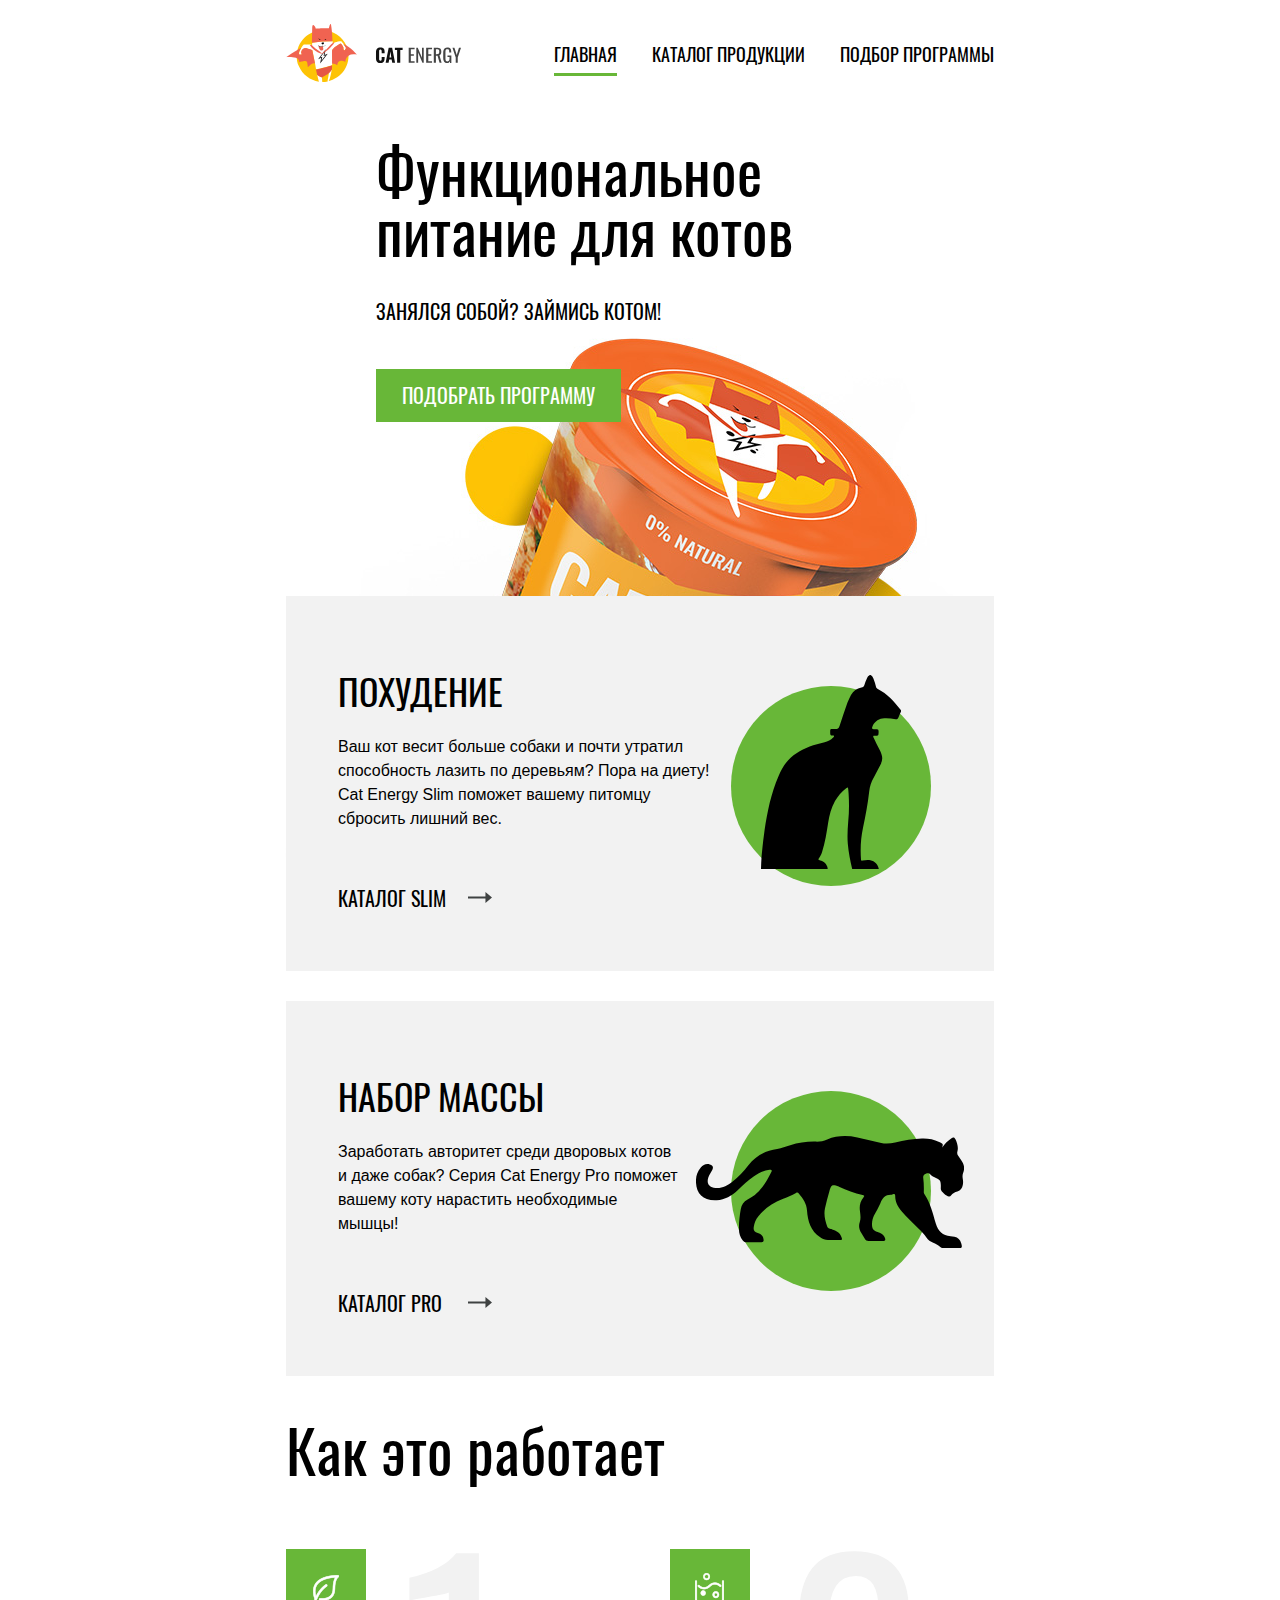
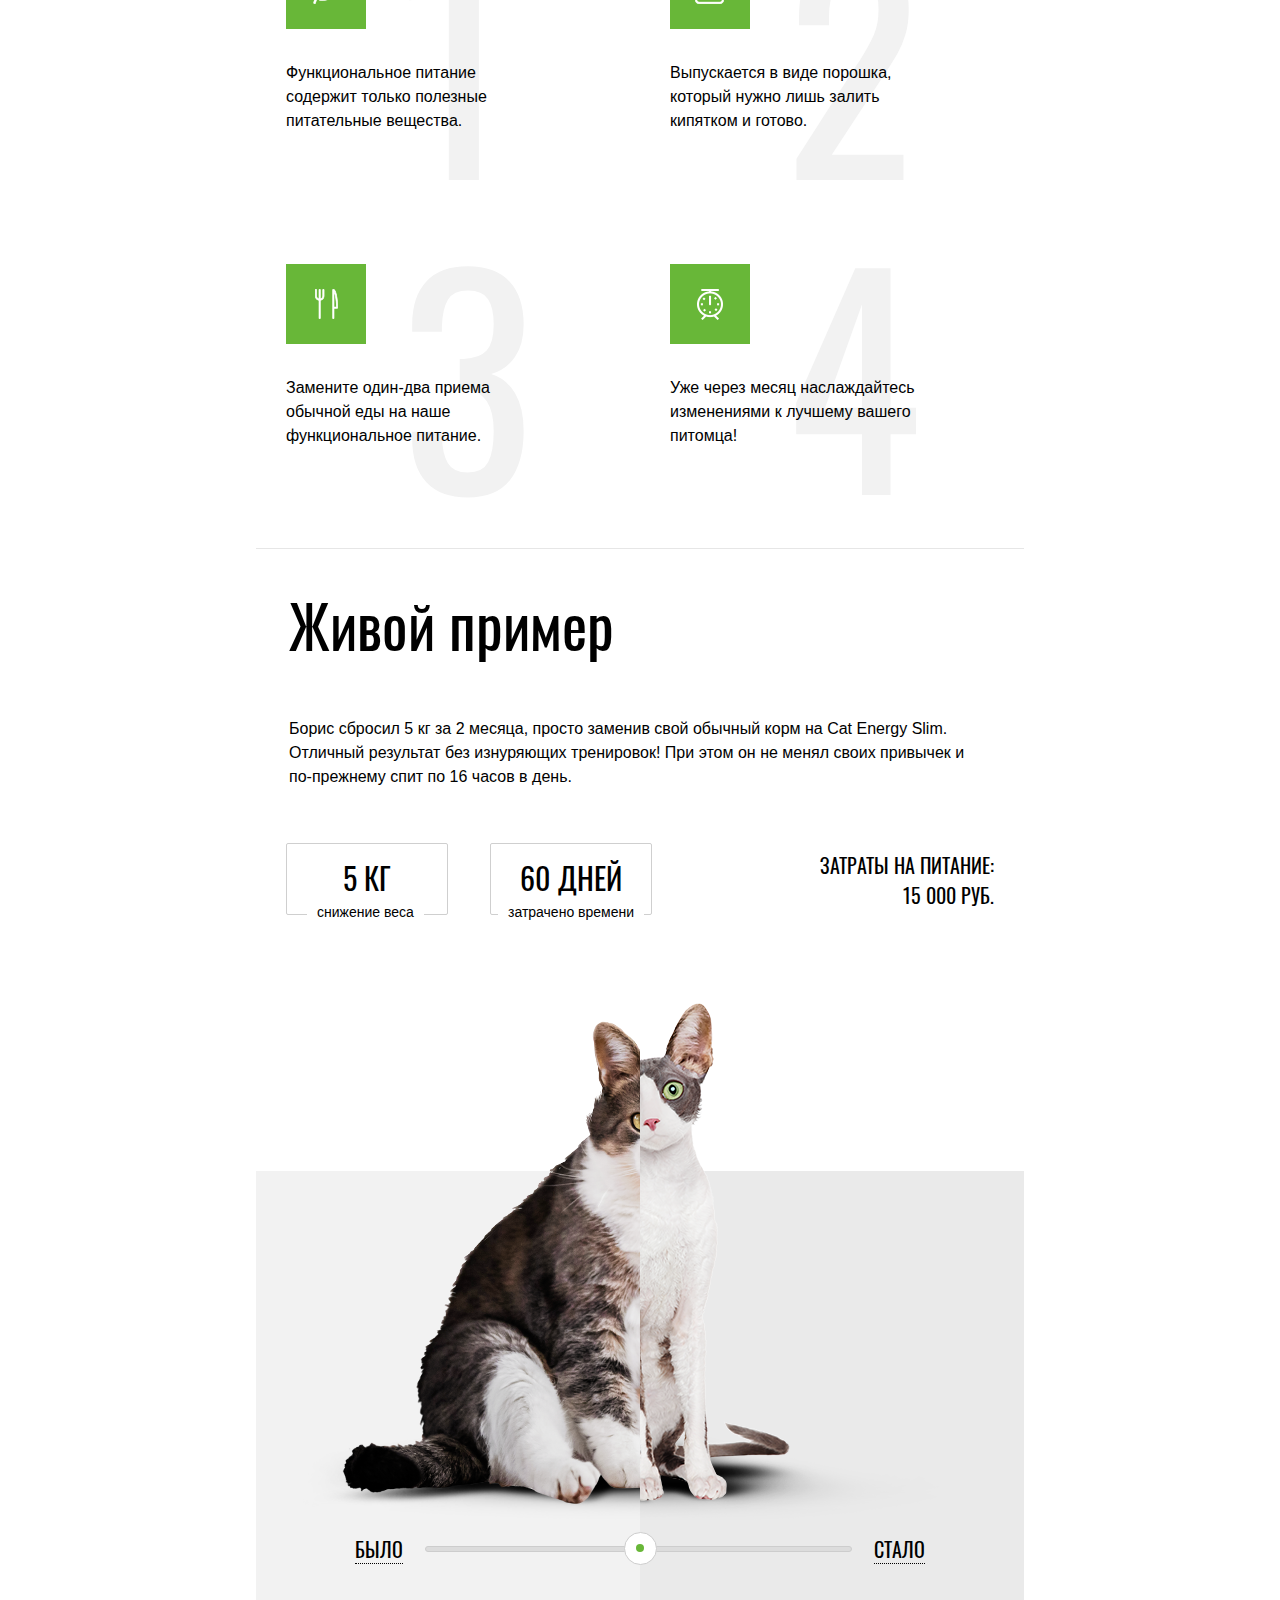
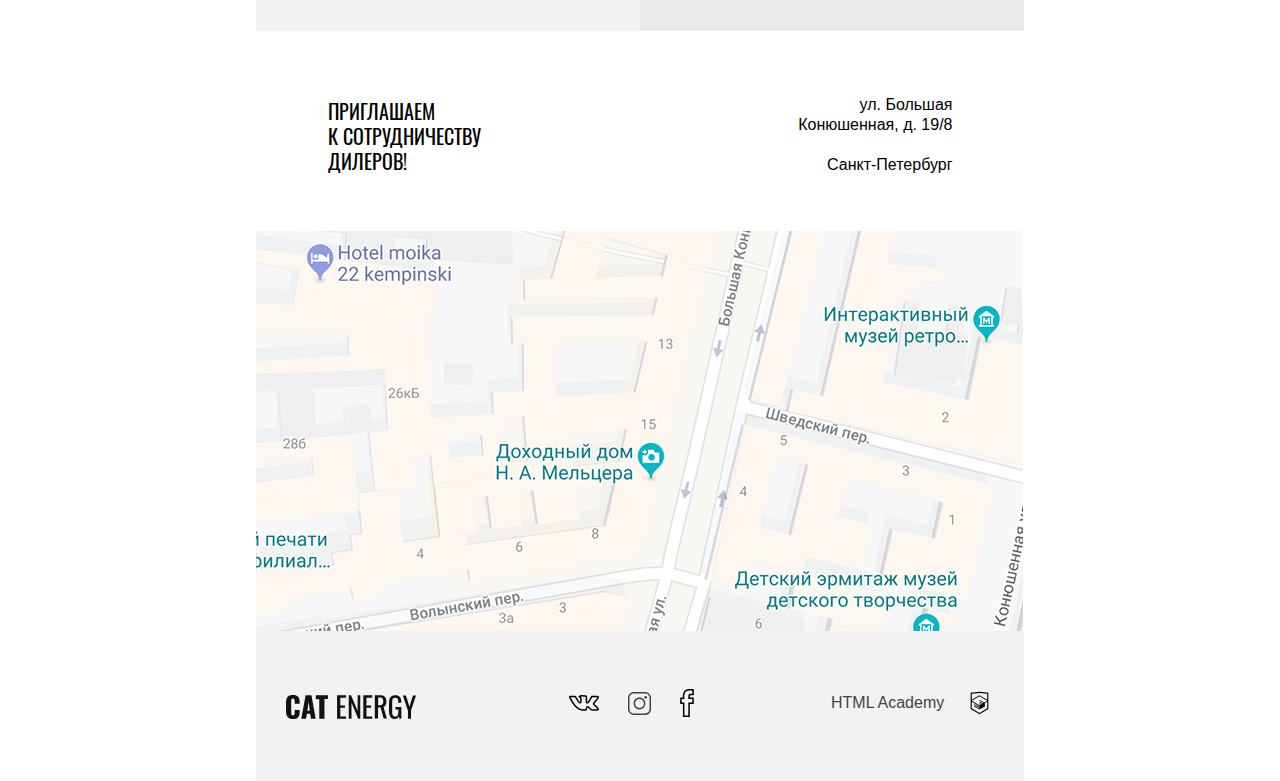
<file: index.html>
<!DOCTYPE html>
<html lang="ru">
  <head>
    <meta charset="utf-8">
    <title>HTML Academy: Кэт энерджи</title>
    <link rel="stylesheet" href="css/style.css">
    <meta name="viewport" content="width=device-width,initial-scale=1">
    <meta name="format-detection" content="telephone=no">
  </head>
  <body>

  <div style="display: none">
    <svg xmlns="http://www.w3.org/2000/svg" xmlns:xlink="http://www.w3.org/1999/xlink"><symbol id="icon-cat-pro" viewbox="0 0 134 56">
  <g>
    <path d="M123.1,5.8c1.2-1.9,2.7-3.4,4.5-4.6c1-0.7,1.6-0.7,2.2,0.6c0.8,1.9,1.5,3.9,0.9,6c-0.2,0.8-0.1,1.4,0.4,2.1
    c0.6,0.8,1.1,1.6,1.6,2.3c1.3,1.9,1.8,3.9,0.9,6.2c-0.4,1-0.4,2-0.2,3.1c0.2,1,0.2,2,0,3c-0.3,1.6-1.1,2.7-2.7,3.2
    c-1.3,0.3-2.4,0.9-3.2,2c-0.2,0.3-0.5,0.5-0.9,0.5c-1.2,0.2-4.2-2.5-4.2-3.7c0-0.2,0-0.4,0-0.6c0.1-3.6-0.1-3.9-3.4-5.4
    c-0.7-0.3-1.3-0.6-1.8-1.2c-0.6-0.8-1.4-0.7-2.3-0.4c-0.8,0.4-1.4,0.9-1.3,1.9c0.3,2.4,0.4,4.8,0.3,7.3c0,0.3,0.1,0.6,0.2,0.8
    c3.1,4.5,4.3,9.8,5.8,14.9c1.2,3.9,3.4,6,7.4,6.3c0.6,0,1.3,0.2,1.9,0.3c1.8,0.3,2.9,1.5,3.4,3.2c0.7,2.1,0.3,2.6-1.8,2.6
    c-2.2,0-4.3,0-6.5,0c-0.9,0-1.6-0.2-2.3-0.8c-1-1-2.2-1.4-3.4-2c-1.3-0.6-2.6-1.3-3.4-2.6c-1.1-1.7-2.6-3.1-4-4.5
    c-2.8-2.9-5.8-5.7-8.4-8.7c-1.9-2.2-3.2-4.6-3.2-7.6c0-0.9-0.2-1.3-1.2-0.9c-0.3,0.2-0.7,0.3-1,0.3c-2.8,0-4.2,1.7-5.2,4.2
    c-0.9,2.1-2.1,4.1-3.2,6.2C88.5,40.9,88,42.4,88,44c0,2.4,0.6,3.2,2.8,4c1.4,0.5,2.7,1,3.4,2.4c0.8,1.6,0.6,2-1.1,2.1
    c-2.3,0-4.5,0-6.8,0c-0.9,0-1.5-0.3-1.9-1.1c-0.6-1-1.2-2-1.8-3c-1-1.7-1.4-3.4-0.7-5.4c0.6-1.7,0.3-3.6,0.1-5.3
    c-0.4-2.6,0-4.9,1.7-7c0.6-0.7,0.6-1-0.4-1.2c-4.1-0.8-8-2.3-11.8-4.1c0,0-0.1,0-0.1-0.1c-3.2-1.2-3.8-1-4.7,2.3
    c-0.8,2.8-1.6,5.6-2.2,8.5c-0.7,3.2,0.1,6.2,1.1,9.2c0.4,1.2,1.6,1.1,2.5,1.4c2,0.6,3.7,1.4,4.5,3.5c0.7,1.6,0.6,1.8-1.1,1.8
    c-1.7,0-3.4-0.1-5.2,0c-1.6,0.1-2.8-0.5-4.2-1.4c-4.8-3.2-6.2-8.1-6.6-13.4c-0.2-3.3-2-5.9-4.1-8.4c-0.4-0.5-0.8-0.7-1.4-0.3
    c-2.1,1.3-4.5,2.1-6.7,3c-4.8,1.8-9,4.6-12.2,8.8c-1.2,1.5-1.9,3.2-2.2,5.1c-0.3,1.8,0.2,2.6,2,3.1c1.9,0.6,2.7,1.5,2.9,3.4
    c0.1,0.8-0.2,1.2-1,1.2c-2.7,0-5.4,0-8.1,0c-0.6,0-1-0.4-1.3-0.8c-1.3-1.6-1.9-3.5-1.9-5.5c-0.1-3.5,0.3-6.9,0.9-10.3
    c0.4-2.1,1.4-3.8,3.4-4.8c5.9-2.8,9-8.1,11.8-13.6c0.6-1.1,0.1-1.3-0.9-1.2c-2.9,0.3-5.4,1.6-7.7,3.2c-3,2.1-5.7,4.6-8.3,7.1
    c-2.9,2.7-6.2,4.6-10.3,4.9C3.1,32.5-0.3,28.4,0,21.8c0.1-2.3,0.9-4.4,2.4-6.1c1.2-1.3,2.6-2,4.5-1.5c1.5,0.4,1.9,1.2,1.3,2.7
    c-0.3,0.6-0.7,1.1-1,1.7c-0.4,0.6-0.8,1.3-1,2c-1.1,3,0.4,5.1,3.5,5.4c3.3,0.3,6-1.1,8.5-3.1c3-2.4,5.7-5.2,8-8.3
    c3.7-4.8,8.5-7.3,14.4-8.1c2.3-0.3,4.3-1.3,6.5-1.9c4.1-1.2,8.3-1.9,12.7-1.8c2,0.1,3.9-0.3,5.8-1.1c4.9-2,10-2,15.1-1
    c4,0.8,8,1.8,11.9,2.8c2.2,0.5,4.7,0.3,7-0.2c4.4-1,8.9-1.9,13.4-2c3-0.1,5.9,0.4,8.6,1.7C123.6,3.9,123.6,3.9,123.1,5.8z"></path>
  </g>
</symbol><symbol id="icon-cat-slim" viewbox="0 0 70 97">
  <g>
    <path d="M54.8,0c-0.1,0-0.3,0-0.4,0c-0.7,0.4-1.1,0.9-1.4,1.6c-0.6,1.1-1,2.3-1.3,3.4c-0.2,0.8-0.7,1.2-1.5,1.3
    c-2.3,0.4-4,1.7-5.2,3.7c-0.7,1.3-1.3,2.6-1.8,3.9c-1.4,3.7-2.5,7.5-3.8,11.2C38.7,27,38.6,27,36.7,27c-2.3,0-2.1-0.4-2.1,2.1
    c0,0.8,0.2,1.2,1.1,1.2c0.3,0,0.7-0.1,0.8,0.2c0.1,0.3-0.2,0.5-0.4,0.7c-1.2,1.3-2.7,2-4.3,2.4c-1.9,0.5-3.8,0.9-5.7,1.5
    c-4.7,1.6-9.1,3.8-12.6,7.6c-2.1,2.3-3.5,5-4.7,7.8C5,59.2,3.2,68.3,1.8,77.5c-0.6,4.3-1.1,8.6-1.5,13C0.2,92.7,0,94.8,0,97
    c11.1,0,22.2,0,33.3,0c0.1-0.5-0.1-0.9-0.2-1.3c-0.7-1.8-2.1-2.7-3.8-3.1c-0.7-0.2-0.8-0.4-0.4-0.9c0.7-0.9,1.2-2,1.6-3.1
    c1.6-4.8,2.3-9.8,3.1-14.8C34.2,70,35.1,66.4,37,63c1.5-2.5,3.3-4.6,5.6-6.4c0.8-0.6,0.9-0.6,1,0.4c0.1,0.7,0.1,1.4,0.2,2.2
    c0.3,4.7,0.3,9.5-0.2,14.2c-0.3,3.7-0.5,7.4-0.2,11c0.4,4.3,1.2,8.4,2.2,12.6c4.4,0,8.9,0,13.3,0c-0.3-2.2-2.1-4-4.2-4.4
    c-1.3-0.2-2.5-0.1-3.8,0.2c-0.6,0.1-0.8,0-0.9-0.6c-0.4-5.3-0.1-10.6,1-15.8c1.3-6,2.4-12.1,3.1-18.2c0.3-2.5,1-4.8,2.3-7
    c1.2-2.1,2.2-4.3,3.4-6.5c0.9-1.7,1.1-3.4,0.4-5.2c-0.3-0.7-0.5-1.4-0.9-2.1c-1-2-2-3.9-2.9-5.9c-0.5-1-0.4-1.1,0.7-1.1
    c1.6,0,1.6,0,1.7-1.6c0-0.2,0-0.4,0-0.7c0-0.7-0.3-1.1-1-1c-0.5,0-1,0-1.5,0c-0.7,0-0.9-0.3-0.7-1c0.6-2.3,2.8-4.1,5.1-4.4
    c2.2-0.3,4.4,0,6.6,0.4c0.6,0.1,1,0,1.3-0.6c0.4-1,0.8-2,1.3-3c0.2-0.4,0.2-0.8-0.1-1.1C66.6,13.2,63.1,9.4,58.4,7
    c-0.5-0.3-0.8-0.6-0.9-1.1c-0.3-1.4-0.7-2.8-1.3-4.2C55.9,1,55.6,0.4,54.8,0z"></path>
  </g>
</symbol><symbol id="icon-close" viewbox="0 0 18 18">
  <polygon points="18,1.3 16.7,0 9,7.7 1.3,0 0,1.3 7.7,9 0,16.7 1.3,18 9,10.3 16.7,18 18,16.7 10.3,9 "></polygon>
</symbol><symbol id="icon-fb-mobile" viewbox="0 0 10 19">
  <g>
    <path d="M7.1,19H2v-8.8H0V5.8h1.9c-0.1-2,0.2-3.4,1.1-4.4C3.8,0.5,5,0.1,6.5,0L10,0v4.2H7.2C7.1,4.4,7,5,7,5.8H10v4.4H7.1V19z
      M3.1,18h2.8V9.1h2.9V6.8H5.9l0-0.5c0-1.4,0-2.6,0.7-3.1l0.1-0.1h2.1V1H6.5c-1.2,0.1-2,0.4-2.6,1c-0.8,0.8-1,2.3-0.8,4.2l0.1,0.6
    H1.1v2.3h2V18z"></path>
  </g>
</symbol><symbol id="icon-fb" viewbox="34.789 -4.709 13.518 27.75">
  <g>
    <path d="M44.32,23.041h-6.816V10.137h-2.715V3.763h2.629c-0.202-2.887,0.298-5,1.519-6.444c1.039-1.229,2.583-1.911,4.588-2.026
    l4.782-0.001v6.15h-3.755c-0.166,0.315-0.251,1.093-0.252,2.321h3.978v6.375H44.32V23.041z M39.004,21.541h3.816V8.637h3.957V5.263
    h-3.953l-0.016-0.734c-0.044-2.04,0.002-3.784,1.007-4.46l0.19-0.127h2.801v-3.15h-3.239c-1.557,0.091-2.711,0.581-3.485,1.496
    c-1.041,1.231-1.41,3.298-1.099,6.144l0.092,0.832h-2.786v3.375h2.715V21.541z"></path>
  </g>
</symbol><symbol id="icon-gift" viewbox="0 0 55.5 60">
  <path d="M52.3,12.2h-7c0.5-0.7,0.8-1.4,1.1-2.2c0.6-2,0.4-4.1-0.6-5.9c-1-1.8-2.6-3.1-4.6-3.7c-2-0.6-4.1-0.4-5.9,0.6
  c-3.6,2-6.2,6.1-7.6,9c-1.4-2.9-4-7.1-7.6-9c-3.8-2-8.5-0.6-10.5,3.1c-1.4,2.7-1.2,5.8,0.5,8.1h-7c-1.7,0-3.1,1.4-3.1,3.1v9.4
  c0,1.7,1.4,3.1,3.1,3.1H4v26.1c0,3.3,2.7,6,6,6h35.5c3.3,0,6-2.7,6-6V27.8h0.8c1.7,0,3.1-1.4,3.1-3.1v-9.4
  C55.5,13.6,54.1,12.2,52.3,12.2z M36.5,3c1.3-0.7,2.7-0.8,4.1-0.4C41.9,3,43,3.9,43.7,5.2c0.7,1.3,0.8,2.7,0.4,4.1
  c-0.4,1.2-1.1,2.2-2.2,2.9H29.4C30.5,9.6,33,5,36.5,3z M11.7,5.2C13.2,2.6,16.4,1.6,19,3c3.5,1.9,6,6.6,7.1,9.1H13.5
  C11.2,10.7,10.4,7.6,11.7,5.2z M26.5,27.8v13.7H6.4V27.8H26.5z M6.4,53.9v-10h20.2v13.7H10C8,57.6,6.4,55.9,6.4,53.9z M45.5,57.6
  H28.9V43.9h20.2v10C49.1,55.9,47.5,57.6,45.5,57.6z M49.1,41.5H28.9V27.8h20.2V41.5z M53.1,24.7c0,0.4-0.3,0.7-0.7,0.7h-2
  c0,0,0,0,0,0s0,0,0,0H27.7c0,0,0,0,0,0s0,0,0,0H5.2c0,0,0,0,0,0s0,0,0,0h-2c-0.4,0-0.7-0.3-0.7-0.7v-9.4c0-0.4,0.3-0.7,0.7-0.7h49.2
  c0.4,0,0.7,0.3,0.7,0.7V24.7z"></path>
</symbol><symbol id="icon-htmlacademy"><path d="M30.2 5h-.2l-19.7 2.1v36.2l19.7 11.7 19.7-11.7v-36.2l-19.5-2.1zm17 36.8l-17.2 10.2-17.2-10.2v-14.8l17.1 10.2v1.8l-11.7-7v1.8l11.8 7.1v1.9l-11.8-7v1.8l11.8 7 11.9-7.1v-7.6l5.3-3.2v15.1zm-.1-17l-4.7 2.8-2.2 1.3-10.3-6.1v1.8l8.8 5.3h-.1l-.2.1-1.3.7-7.3-4.3v1.8l5.8 3.4-1.4.9-4.3-2.6v1.8l2.9 1.7-2.9 1.7-17-10.1 17-10.2 17.2 10zm.1-1.8l-17.3-10.2-17.1 10.2v-13.6l17.2-1.8 17.2 1.8v13.6z"></path></symbol><symbol id="icon-insta-mobile" viewbox="0 0 16 16">
  <style type="text/css">
    .st0 {
      fill: #231F20;
    }
  </style>
  <path class="st0" d="M11.8,1C13.6,1,15,2.4,15,4.2v7.7c0,1.7-1.4,3.1-3.1,3.1H4.2C2.4,15,1,13.6,1,11.8V4.2C1,2.4,2.4,1,4.2,1
  L11.8,1 M11.8,0H4.2C1.9,0,0,1.9,0,4.2v7.7C0,14.1,1.9,16,4.2,16h7.7c2.3,0,4.2-1.9,4.2-4.2V4.2C16,1.9,14.1,0,11.8,0L11.8,0z"></path>
  <path class="st0" d="M8,4.9c1.7,0,3.1,1.4,3.1,3.1c0,1.7-1.4,3.1-3.1,3.1c-1.7,0-3.1-1.4-3.1-3.1C4.9,6.3,6.3,4.9,8,4.9 M8,3.9
  C5.7,3.9,3.9,5.7,3.9,8s1.8,4.1,4.1,4.1s4.1-1.8,4.1-4.1S10.3,3.9,8,3.9L8,3.9z"></path>
  <circle class="st0" cx="12.3" cy="3.7" r="0.9"></circle>
</symbol><symbol id="icon-insta" viewbox="-3 -3 23 23">
  <path d="M14.002-1.501c2.48,0,4.498,2.02,4.498,4.501v11c0,2.481-2.018,4.5-4.498,4.5H3.01
  c-2.48,0-4.498-2.019-4.498-4.5V3c0-2.481,2.018-4.5,4.498-4.5h10.992 M14.002-3H3.01C-0.29-3-2.987-0.301-2.987,3v11.001
  C-2.987,17.299-0.29,20,3.01,20h10.995C17.301,20,20,17.299,20,13.999V3C20-0.301,17.301-3,14.002-3L14.002-3z"></path>
  <path d="M8.506,4.078c2.44,0,4.429,1.985,4.429,4.428c0,2.44-1.989,4.43-4.429,4.43c-2.443,0-4.428-1.989-4.428-4.43
  C4.078,6.063,6.063,4.078,8.506,4.078 M8.506,2.578c-3.273,0-5.928,2.654-5.928,5.928s2.654,5.927,5.928,5.927
  c3.274,0,5.926-2.653,5.926-5.927S11.78,2.578,8.506,2.578L8.506,2.578z"></path>
  <circle fill="#231F20" cx="14.646" cy="2.379" r="1.341"></circle>
</symbol><symbol id="icon-mail" viewbox="0 0 17 13">
  <path d="M15.6,11.6H1.4V5.8H0V13h17V5.8h-1.4V11.6z M0,0v2.3l8.5,7.1L17,2.3V0H0z M15.6,1.6L8.5,7.5L1.4,1.6V1.4h14.2L15.6,1.6z"></path>
</symbol><symbol id="icon-mobile-menu" viewbox="0 0 24 18">
  <rect y="16" width="24" height="2"></rect>
  <rect y="8" width="24" height="2"></rect>
  <rect width="24" height="2"></rect>
</symbol><symbol id="icon-phone" viewbox="0 0 20 20">
  <path d="M17.9,9.4H9.4v1.2h8.5l-2.1,2.1l0.9,0.9l3.1-3.1c0.2-0.2,0.2-0.6,0-0.9l-3.1-3.1l-0.9,0.9L17.9,9.4z"></path>
  <path d="M8.1,19.4v-6.2c0-0.3-0.3-0.6-0.6-0.6H4.4l0,0H3.1l0,0c0,0.7,0.6,1.2,1.2,1.2h2.5v5H3.1c-1,0.1-1.8-0.7-1.9-1.7
  c0-0.1,0-0.1,0-0.2V3.1c0-1,0.8-1.8,1.7-1.8c0.1,0,0.1,0,0.2,0h3.7v5H4.4c-0.7,0-1.2,0.6-1.2,1.2h4.4c0.3,0,0.6-0.3,0.6-0.6V0.6
  C8.1,0.3,7.8,0,7.5,0H3.1C1.5-0.1,0.1,1.2,0,2.9C0,3,0,3.1,0,3.1v13.7c-0.1,1.7,1.2,3.1,2.9,3.1c0.1,0,0.2,0,0.2,0h4.4
  C7.8,20,8.1,19.7,8.1,19.4z"></path>
</symbol><symbol id="icon-plus-mobile" viewbox="0 0 30 30">
  <style type="text/css">
    .st0 {
      fill: #231F20;
    }
  </style>
  <polygon class="st0" points="30,14 16,14 16,0 14,0 14,14 0,14 0,16 14,16 14,30 16,30 16,16 30,16 "></polygon>
</symbol><symbol id="icon-plus" viewbox="0 0 60 60">
  <style type="text/css">
    .st0 {
      fill: #231F20;
    }
  </style>
  <polygon class="st0" points="60,29.5 30.5,29.5 30.5,0 29.5,0 29.5,29.5 0,29.5 0,30.5 29.5,30.5 29.5,60 30.5,60 30.5,30.5
  60,30.5 "></polygon>
</symbol><symbol id="icon-right-arrow-long" viewbox="0 0 24.2 11">
  <style type="text/css">
    .st0 {
      fill: #3F4242;
    }
  </style>
  <polygon class="st0" points="17.6,0 24.2,5.5 17.6,11 17.6,6.6 0,6.6 0,4.4 17.6,4.4 "></polygon>
</symbol><symbol id="icon-right-arrow-verylong" viewbox="0 0 32 11">
  <style type="text/css">
    .st0 {
      fill: #3F4242;
    }
  </style>
  <polygon class="st0" points="25.4,0 32,5.5 25.4,11 25.4,6.6 0,6.6 0,4.4 25.4,4.4 "></polygon>
</symbol><symbol id="icon-tick" viewbox="0 0 21.1 15.5">
  <polygon points="20.1,0 7.7,13.3 1,6.1 0,7.2 7.6,15.4 7.7,15.5 21,1.2 21.1,1.1 "></polygon>
</symbol><symbol id="icon-vk-mobile" viewbox="0 0 22 12">
  <g>
    <path d="M17.6,12c-0.3,0-0.9-0.1-1.5-0.5c-0.5-0.3-0.9-0.7-1.3-1.2c-0.3-0.3-0.9-0.9-1.1-0.9c-0.2,0.1-0.4,0.7-0.3,1.2
    c0,0.1,0,0.6-0.3,0.9c-0.3,0.3-0.8,0.4-0.9,0.4l-1.4,0c-0.7,0-3.2-0.2-5.4-2.3C2.5,7.1,0.2,2.2,0.1,2C0,1.6-0.1,1.2,0.2,0.9
    c0.3-0.3,0.8-0.4,1-0.4l3,0l0.1,0c0.1,0,0.4,0.1,0.7,0.3c0.3,0.2,0.4,0.5,0.5,0.6c0,0,0.5,1.1,1.1,2c1,1.5,1.4,1.9,1.5,2
    C8.2,5,8.3,4,8.2,3.1c0-0.4-0.1-0.8-0.2-1C7.9,2,7.7,1.9,7.5,1.9L6.9,1.4C6.9,0.9,7.4,0.5,7.8,0.3C8.3,0.1,9.1,0,10.1,0l0.5,0
    c0.9,0,1.2,0.1,1.6,0.1c1.2,0.3,1.2,1.3,1.1,2.5c0,0.4,0,0.8,0,1.2c0,0.1,0,0.2,0,0.4c0,0.3,0,0.8,0.1,1c0.2-0.1,0.6-0.5,1.5-1.9
    c0.6-0.9,1-1.9,1.1-2.1l0,0c0.1-0.3,0.4-0.7,1.2-0.7l3.1,0c0,0,0.1,0,0.3,0c0.7,0,1.2,0.2,1.3,0.7c0.2,0.5,0.1,1.3-1.7,3.5
    c-0.3,0.3-0.5,0.6-0.7,0.9C19,6,18.6,6.6,18.6,6.7c0,0.1,0.5,0.5,0.9,0.9c1.1,0.9,1.9,1.7,2.2,2.3c0.4,0.6,0.3,1,0.2,1.3
    c-0.3,0.7-1.2,0.7-1.4,0.8l-2.8,0C17.7,12,17.6,12,17.6,12z M13.7,8.3c0.7,0,1.2,0.6,1.8,1.2c0.4,0.4,0.7,0.8,1.1,1
    c0.5,0.3,1,0.3,1,0.3l0.1,0l2.8,0c0.1,0,0.3-0.1,0.4-0.1c0,0,0-0.1-0.1-0.1c-0.3-0.5-1-1.3-2-2.1c-0.9-0.7-1.3-1.1-1.4-1.7
    c0-0.6,0.4-1.1,1.2-2.1c0.2-0.2,0.4-0.5,0.7-0.8c1.1-1.4,1.4-2,1.5-2.3c-0.1,0-0.5,0-0.5,0l-3.2,0c-0.1,0-0.2,0-0.2,0
    C16.9,2,16.4,3.1,15.8,4c-1.4,2.1-2,2.4-2.5,2.4c-0.1,0-0.3,0-0.4-0.1c-0.7-0.4-0.7-1.4-0.7-2.1c0-0.1,0-0.2,0-0.3
    c0-0.5,0-0.9,0-1.3c0.1-1.3,0-1.3-0.3-1.4c-0.3-0.1-0.5-0.1-1.4-0.1l-0.5,0c-0.5,0-1,0-1.4,0.1c0.1,0.1,0.1,0.1,0.2,0.2
    c0.4,0.5,0.4,1.5,0.4,1.7c0.1,1.3,0,2.9-0.7,3.3C8.4,6.4,8.3,6.5,8.1,6.5C7.5,6.5,6.8,5.8,5.6,4C5,2.9,4.5,1.8,4.5,1.8
    c0,0,0-0.1-0.1-0.1c-0.1,0-0.2-0.1-0.2-0.1l-2.9,0c0,0,0,0-0.1,0c0.4,0.9,2.5,5,4.8,7.2c2,1.9,4.3,2,4.7,2l1.4,0c0,0,0.2,0,0.2-0.1
    c0,0,0,0,0-0.1c0-0.2,0-2,1.2-2.3C13.5,8.3,13.6,8.3,13.7,8.3z"></path>
  </g>
</symbol><symbol id="icon-vk" viewbox="3.007 11.628 30.004 15.761">
  <g>
    <path d="M26.945,27.388c-0.386,0-1.17-0.082-2.075-0.632c-0.642-0.385-1.223-0.968-1.784-1.532
    c-0.438-0.44-1.171-1.177-1.447-1.177c-0.268,0.075-0.481,0.921-0.476,1.569c0.004,0.113-0.001,0.774-0.468,1.213
    c-0.425,0.4-1.088,0.485-1.216,0.498l-1.926,0.007c-0.967,0-4.358-0.218-7.429-3.021c-3.674-3.358-6.835-9.798-6.968-10.07
    c-0.197-0.462-0.248-1.066,0.152-1.482c0.392-0.413,1.081-0.472,1.359-0.479l4.083-0.024l0.115,0.008
    c0.091,0.014,0.567,0.095,0.957,0.349c0.388,0.247,0.59,0.651,0.626,0.73c0.01,0.021,0.649,1.432,1.475,2.684
    c1.312,1.99,1.896,2.455,2.103,2.562c0.188-0.417,0.277-1.7,0.187-2.871c0.001-0.493-0.101-1.098-0.252-1.278
    c-0.112-0.134-0.426-0.253-0.778-0.294l-0.722-0.691c-0.096-0.658,0.635-1.226,1.149-1.446c0.737-0.316,1.792-0.382,3.147-0.382
    l0.71,0.005c1.235,0.012,1.622,0.081,2.149,0.191c1.702,0.361,1.64,1.729,1.567,3.312c-0.021,0.464-0.046,1.001-0.046,1.621
    c0,0.151-0.005,0.312-0.011,0.479c-0.012,0.38-0.032,1.038,0.093,1.304c0.219-0.145,0.852-0.665,2.072-2.483
    c0.783-1.165,1.4-2.539,1.517-2.803l0.001-0.001c0.182-0.43,0.608-0.941,1.613-0.946l4.274-0.024
    c0.012-0.003,0.172-0.016,0.377-0.016c0.98,0,1.597,0.287,1.832,0.854c0.269,0.65,0.169,1.657-2.354,4.605
    c-0.37,0.432-0.697,0.804-0.982,1.127c-0.598,0.678-1.216,1.379-1.237,1.595c0.053,0.169,0.662,0.665,1.252,1.145
    c1.53,1.247,2.528,2.264,3.033,3.073c0.522,0.759,0.429,1.33,0.258,1.677c-0.424,0.864-1.638,0.973-1.877,0.985l-3.79,0.047
    C27.153,27.382,27.063,27.388,26.945,27.388z M21.638,22.548c0.899,0,1.682,0.786,2.511,1.618c0.497,0.5,1.011,1.016,1.496,1.307
    c0.727,0.44,1.316,0.421,1.398,0.412l0.103-0.009l3.805-0.047c0.171-0.012,0.411-0.073,0.536-0.136
    c-0.018-0.039-0.048-0.094-0.098-0.167c-0.449-0.718-1.388-1.659-2.686-2.718c-1.184-0.963-1.801-1.465-1.865-2.244
    c-0.066-0.805,0.493-1.439,1.607-2.703c0.28-0.318,0.604-0.685,0.967-1.109c1.559-1.821,1.957-2.64,2.058-2.956
    c-0.17-0.029-0.648-0.021-0.678-0.018l-4.361,0.028c-0.191,0.001-0.249,0.035-0.249,0.036c-0.176,0.414-0.812,1.812-1.644,3.05
    c-1.895,2.82-2.785,3.2-3.407,3.201c-0.204,0-0.396-0.05-0.569-0.148c-1.003-0.569-0.963-1.834-0.934-2.757
    c0.005-0.149,0.01-0.295,0.01-0.431c0-0.646,0.025-1.207,0.048-1.689c0.076-1.68,0.016-1.692-0.379-1.776
    c-0.409-0.086-0.705-0.147-1.856-0.159l-0.693-0.005c-0.624,0-1.343,0.014-1.906,0.098c0.092,0.074,0.18,0.157,0.259,0.251
    c0.588,0.704,0.604,1.951,0.601,2.194c0.13,1.646,0.061,3.796-1.018,4.313c-0.191,0.092-0.392,0.137-0.597,0.137
    c-0.926,0-1.854-0.885-3.425-3.267c-0.895-1.354-1.56-2.824-1.587-2.887c-0.011-0.021-0.054-0.077-0.075-0.094
    c-0.083-0.054-0.233-0.097-0.32-0.116l-4.001,0.024c-0.021,0.001-0.045,0.002-0.07,0.005c0.591,1.189,3.426,6.592,6.519,9.419
    c2.74,2.502,5.826,2.629,6.417,2.629l1.851-0.003c0.046-0.01,0.218-0.062,0.269-0.1c-0.019,0.018-0.01-0.053-0.01-0.097
    c-0.003-0.265,0.012-2.595,1.578-3.034C21.369,22.566,21.502,22.548,21.638,22.548z"></path>
  </g>
</symbol></svg>
  </div>

    <header class="page-header">
      <div class="page-header__wrapper">
        <a class="page-header__logo page-header__logo--index">
          <picture>
            <source media="(min-width: 1440px)" srcset="img/logo-desktop.svg">
            <source media="(min-width: 768px)" srcset="img/logo-tablet.svg">
            <img class="page-header__logo-img" src="img/logo-mobile.svg" alt="">
          </picture>
        </a>
      </div>
      <nav class="main-nav main-nav--closed main-nav--nojs">
        <button class="main-nav__toggle" type="button">Открыть меню</button>
        <ul class="main-nav__list">
          <li class="main-nav__item">
            <a class="main-nav__item-link main-nav__item-link--active">Главная</a>
          </li>
          <li class="main-nav__item">
            <a href="catalog.html" class="main-nav__item-link">Каталог продукции</a>
          </li>
          <li class="main-nav__item">
            <a href="form.html" class="main-nav__item-link">Подбор программы</a>
          </li>
        </ul>
        </nav>
    </header>

    <main class="page-main">

      <h1 class="visually-hidden">CAT ENERGY - интернет магазин питания для котов</h1>

      <article class="intro">
        <div class="intro__wrapper">
          <h2 class="intro__title">Функциональное питание для котов</h2>
          <p class="intro__text">Занялся собой? Займись котом!</p>
          <a href="form.html" class="button intro__button">Подобрать программу</a>
        </div>
        <picture>
          <source media="(min-width: 1440px)" srcset="img/index-can-desktop@1x.png 1x, img/index-can-desktop@1x.png 2x">
          <source media="(min-width: 768px)" srcset="img/index-can-tablet@1x.jpg 1x, img/index-can-tablet@1x.jpg 2x">
          <img class="intro__img" src="img/index-can-mobile@1x.png" srcset="img/index-can-mobile@2x.png" alt="cat energy с курицей">
        </picture>
      </article>

      <section class="products">
        <ul class="products__list">
          <li class="products__item products__item--slim">
            <h3 class="products__item-title">Похудение</h3>
            <p class="products__item-text">Ваш кот весит больше собаки и почти утратил способность лазить                 по деревьям? Пора на диету! Cat Energy Slim поможет вашему питомцу сбросить лишний вес.</p>
            <a href="#" class="products__item-link">Каталог Slim</a>
          </li>
          <li class="products__item products__item--pro">
            <h3 class="products__item-title">Набор массы</h3>
            <p class="products__item-text">Заработать авторитет среди дворовых котов и даже собак?
              Серия Cat Energy Pro поможет вашему коту нарастить необходимые мышцы!</p>
            <a href="#" class="products__item-link">Каталог pro</a>
          </li>
        </ul>
      </section>

      <section class="functions">
        <h2 class="functions__title">Как это работает</h2>
        <ul class="functions__list">
          <li class="functions__item functions__item--1">
            <p class="functions__text">
              Функциональное питание содержит только полезные питательные вещества.
            </p>
          </li>
          <li class="functions__item functions__item--2">
            <p class="functions__text">
              Выпускается в виде порошка, который нужно лишь залить кипятком и готово.
            </p>
          </li>
          <li class="functions__item functions__item--3">
            <p class="functions__text">
              Замените один-два приема обычной еды на наше функциональное питание.
            </p>
          </li>
          <li class="functions__item functions__item--4">
            <p class="functions__text">
              Уже через месяц наслаждайтесь изменениями к лучшему вашего питомца!
            </p>
          </li>
        </ul>
      </section>

      <section class="example">
        <h3 class="example__title">Живой пример</h3>
        <p class="example__text">
          Борис сбросил 5 кг за 2 месяца, просто заменив свой обычный корм на Cat Energy Slim. Отличный результат без изнуряющих тренировок! При этом он не менял своих привычек и по-прежнему спит по 16          часов в день.
        </p>
        <div class="example__wrapper">
          <ul class="example__stat">
            <li class="example__item">
              <span class="example__item-text">5 кг</span>
              <small class="example__item-small-text">снижение веса</small>
            </li>
            <li class="example__item">
              <span class="example__item-text">60 дней</span>
              <small class="example__item-small-text">затрачено времени</small>
            </li>
          </ul>
          <p class="example__cash">Затраты на питание: <span>15 000 руб.</span></p>
        </div>
        <div class="example__slider slider">
          <div class="slider__slides">
            <div class="slider__img slider__img--1"></div>
            <div class="slider__img slider__img--2"></div>
          </div>
          <div class="slider__controls">
            <p class="slider__text">БЫЛО</p>
            <div class="slider__bar">
              <div class="slider__control"></div>
            </div>
            <p class="slider__text">СТАЛО</p>
          </div>
        </div>
      </section>

      <section class="map">
        <h2 class="visually-hidden">Адрес компании</h2>
          <div class="map__wrapper">
            <p class="map__cooperation">
              Приглашаем <br class="map__br"> к сотрудничеству дилеров!
            </p>
            <p class="map__address">
              ул. Большая Конюшенная, д. 19/8 <span>Санкт-Петербург</span>
            </p>
          </div>
        <picture>
          <source media="(min-width: 1440px)" srcset="img/bg-map-desktop@1x.png 1x, img/bg-map-desktop@2x.png 2x">
          <source media="(min-width: 768px)" srcset="img/bg-map-tablet@1x.png 1x, img/bg-map-tablet@2x.png 2x">
        <img class="map__img" src="img/bg-map-mobile@1x.png" alt="карта">
        </picture>
      </section>
    </main>

    <footer class="page-footer">
      <a href="#" class="page-footer__logo">
        <img class="page-footer__logo-img" width="130" src="img/logo-footer.svg" alt="">
      </a>
      <ul class="page-footer__social social">
        <li class="social__item">
          <a href="#" class="social__link social__link--vk">
            Мы во Вконтакте
            <svg width="100%" height="100%">
              <use xlink:href="#icon-vk"></use>
            </svg>
          </a>
        </li>
        <li class="social__item">
          <a href="#" class="social__link social__link--insta">
            Мы в Инстаграмме
          <svg width="100%" height="100%">
            <use xlink:href="#icon-insta-mobile"></use>
          </svg>
          </a>
        </li>
        <li class="social__item">
          <a href="#" class="social__link social__link--fb">
            МЫ в Фейсбуке
            <svg width="100%" height="100%">
              <use xlink:href="#icon-fb"></use>
            </svg>
          </a>
        </li>
      </ul>
      <div class="page-footer__copyright copyright">
        <a href="#" class="copyright__link">
          <span class="copyright__text">HTML Academy</span>
          <svg width="27" height="34" viewBox="0 0 60 60">
            <use xlink:href="#icon-htmlacademy"></use>
          </svg>
        </a>
      </div>
    </footer>

    <script src="js/main-nav.js"></script>
</body>
</html>
</file>
<file: css/style.css>
@font-face {
  font-weight: 500;
  font-family: "Oswald Medium";
  src: url("../fonts/oswaldmedium.woff2") format("woff2"), url("../fonts/oswaldmedium.woff") format("woff"); }

@font-face {
  font-weight: 400;
  font-family: "Oswald Regular";
  src: url("../fonts/oswaldregular.woff2") format("woff2"), url("../fonts/oswaldregular.woff") format("woff"); }

body {
  min-width: 320px;
  margin: 0;
  padding: 0;
  font-size: 14px;
  line-height: 18px;
  font-family: "Arial", sans-serif; }

* {
  -webkit-box-sizing: border-box;
          box-sizing: border-box; }

ul {
  margin: 0;
  padding: 0;
  list-style: none; }

a {
  text-decoration: none; }

img {
  max-width: 100%;
  height: auto; }

.visually-hidden {
  position: absolute;
  width: 1px;
  height: 1px;
  padding: 0;
  overflow: hidden;
  border: 0;
  clip: rect(1px 1px 1px 1px);
  clip: rect(1px, 1px, 1px, 1px); }

.button {
  display: -webkit-box;
  display: -ms-flexbox;
  display: flex;
  -webkit-box-pack: center;
      -ms-flex-pack: center;
          justify-content: center;
  -webkit-box-align: center;
      -ms-flex-align: center;
          align-items: center;
  width: 280px;
  min-height: 40px;
  margin: 0 auto;
  font-family: "Oswald Regular", sans-serif;
  color: #ffffff;
  text-transform: uppercase;
  font-weight: 400;
  font-size: 14px;
  background-color: #68b738; }
  .button:hover {
    background-color: #5eaa2f; }
  .button:active {
    background-color: #5eaa2f;
    color: rgba(255, 255, 255, 0.3); }

h1,
h2,
h3,
h4,
h5 {
  margin: 0; }

.page-header {
  width: 320px;
  margin: 0 auto; }

.page-header__wrapper {
  display: -webkit-box;
  display: -ms-flexbox;
  display: flex;
  -webkit-box-pack: justify;
      -ms-flex-pack: justify;
          justify-content: space-between;
  padding: 12px 20px 12px 20px; }

.page-header__logo {
  width: 190px; }
  .page-header__logo:not(.page-header__logo--index):hover {
    opacity: 0.8; }
  .page-header__logo:not(.page-header__logo--index):active {
    opacity: 0.6; }

@media (min-width: 768px) {
  .page-header {
    display: -webkit-box;
    display: -ms-flexbox;
    display: flex;
    -webkit-box-pack: justify;
        -ms-flex-pack: justify;
            justify-content: space-between;
    width: 768px;
    padding: 10px 30px; }
  .page-header__wrapper {
    width: 175px;
    padding: 0;
    margin-top: 14px; } }

@media (min-width: 1440px) {
  .page-header {
    width: 1440px;
    padding: 0 110px; }
  .page-header__wrapper {
    width: 205px;
    margin-right: 540px; }
  .page-header__logo {
    width: 200px;
    margin-top: 40px; } }

.main-nav {
  position: relative;
  width: 320px; }

.main-nav__item {
  padding: 20px;
  text-align: center;
  border-bottom: 1px solid #e6e6e6; }
  .main-nav__item:first-child {
    border-top: 1px solid #e6e6e6; }

.main-nav__item-link {
  font-weight: 400;
  font-size: 20px;
  font-family: "Oswald Medium", sans-serif;
  color: black;
  text-transform: uppercase; }
  .main-nav__item-link:hover {
    opacity: 0.6; }
  .main-nav__item-link:active {
    opacity: 0.3; }

.main-nav__toggle {
  position: absolute;
  top: -53px;
  right: 20px;
  width: 24px;
  height: 18px;
  font-size: 0;
  border: none;
  margin-top: 10px;
  background-color: #ffffff; }

@media (max-width: 767px) {
  .main-nav--closed .main-nav__list {
    display: none; }
  .main-nav--opened .main-nav__list {
    display: block; }
  .main-nav--closed .main-nav__toggle {
    background: url("../img/icon-mobile-menu.svg") no-repeat center; }
  .main-nav--opened .main-nav__toggle {
    background: url("../img/icon-close.svg") no-repeat center; }
  .main-nav--nojs .main-nav__toggle {
    display: none; }
  .main-nav--nojs .main-nav__list {
    display: block; } }

@media (min-width: 768px) {
  .main-nav {
    display: block;
    width: 440px;
    margin-top: 35px; }
  .main-nav__list {
    display: -webkit-box;
    display: -ms-flexbox;
    display: flex;
    -webkit-box-pack: justify;
        -ms-flex-pack: justify;
            justify-content: space-between;
    width: 440px; }
  .main-nav__item {
    padding: 0;
    border: none; }
    .main-nav__item:first-child {
      border: none; }
  .main-nav__item-link {
    position: relative;
    font-size: 18px;
    font-family: "Oswald Regular", sans-serif; }
    .main-nav__item-link--active::after {
      content: "";
      position: absolute;
      bottom: -9px;
      left: 0;
      width: 100%;
      height: 3px;
      background-color: #68b738; }
  .main-nav__toggle {
    display: none; } }

@media (min-width: 1440px) {
  .main-nav {
    width: 480px;
    margin-top: 72px; }
  .main-nav__list {
    width: 480px; }
  .main-nav__item-link {
    font-size: 20px;
    line-height: 24px;
    color: #ffffff; }
    .main-nav__item-link--active::after {
      background-color: #ffffff; }
  .main-nav--inner .main-nav__item-link {
    color: #000000; }
    .main-nav--inner .main-nav__item-link--active::after {
      background-color: #68b738; } }

.intro {
  position: relative;
  width: 320px;
  min-height: 500px;
  margin: 0 auto; }

.intro__wrapper {
  -webkit-box-ordinal-group: 0;
      -ms-flex-order: -1;
          order: -1;
  height: 305px;
  background: url("../img/index-background-mobile@1x.jpg"); }

.intro__title {
  margin: 0;
  margin-bottom: 25px;
  padding-top: 26px;
  font-weight: 400;
  font-size: 36px;
  line-height: 36px;
  font-family: "Oswald Regular", sans-serif;
  text-align: center;
  color: #ffffff; }

.intro__text {
  margin-bottom: 303px;
  font-size: 14px;
  line-height: 14px;
  font-family: "Oswald Regular", sans-serif;
  text-align: center;
  color: #ffffff;
  text-transform: uppercase; }

.intro picture {
  position: absolute;
  top: 166px;
  left: 21px;
  display: block;
  width: 280px;
  height: 270px; }

@media (min-width: 768px) {
  .intro {
    width: 768px;
    padding-top: 18px;
    padding-left: 120px; }
  .intro__wrapper {
    width: 427px;
    margin-bottom: 353px;
    background: none; }
  .intro__title {
    margin-bottom: 41px;
    font-size: 60px;
    line-height: 60px;
    text-align: left;
    color: #000000; }
  .intro__text {
    margin-bottom: 48px;
    font-size: 20px;
    line-height: 20px;
    text-align: left;
    color: #000000; }
  .intro__button {
    z-index: 3;
    width: 245px;
    height: 53px;
    margin: 0;
    font-size: 20px;
    line-height: 20px; }
  .intro__img {
    width: 709px;
    height: 609px; }
  .intro picture {
    top: 242px;
    left: 29px;
    z-index: -1;
    width: 709px;
    height: 609px; } }

@media (min-width: 1440px) {
  .intro {
    width: 1440px;
    height: 600px; }
    .intro::before {
      content: "";
      position: absolute;
      top: -116px;
      right: 0;
      width: 720px;
      height: 696px;
      z-index: -1;
      background: url("../img/index-background-desktop@1x.jpg") no-repeat; }
  .intro__wrapper {
    padding-top: 60px;
    padding-left: 70px;
    width: 490px; }
  .intro__text {
    margin-bottom: 55px; }
  .intro picture {
    top: 30px;
    left: 560px;
    z-index: -1;
    width: 552px;
    height: 499px; }
  .intro__img {
    width: 552px;
    height: 499px; } }

.products {
  width: 280px;
  margin: 0 auto; }

.products__item {
  position: relative;
  width: 280px;
  margin: 0 auto;
  padding: 20px;
  padding-top: 32px;
  background-color: #f2f2f2; }
  .products__item:not(:last-child) {
    margin-bottom: 20px; }
  .products__item::after {
    content: "";
    position: absolute;
    top: 25px;
    left: 22px;
    width: 50px;
    height: 51px;
    border-radius: 50%;
    overflow: visible;
    background-color: #68b738;
    z-index: 1; }
  .products__item::before {
    z-index: 2;
    content: "";
    position: absolute; }
  .products__item--slim::before {
    top: 24px;
    left: 29px;
    width: 35px;
    height: 49px;
    background: url("../img/icon-cat-slim.svg") no-repeat center; }
  .products__item--pro::before {
    top: 36px;
    left: 13px;
    width: 67px;
    height: 28px;
    background: url("../img/icon-cat-pro.svg") no-repeat center; }

.products__item-title {
  margin-bottom: 30px;
  padding-left: 70px;
  font-size: 24px;
  line-height: 37px;
  font-weight: 400;
  font-family: "Oswald Regular", sans-serif;
  text-transform: uppercase; }

.products__item-text {
  margin-bottom: 18px;
  padding-bottom: 20px;
  border-bottom: 1px solid #d9d9d9; }

.products__item-link {
  position: relative;
  font-size: 16px;
  line-height: 16px;
  font-family: "Oswald Regular", sans-serif;
  color: #000000;
  text-transform: uppercase; }
  .products__item-link::after {
    content: "";
    position: absolute;
    top: 9px;
    left: 130px;
    width: 24px;
    height: 11px;
    background: url("../img/icon-right-arrow-long.svg") no-repeat center; }
  .products__item-link:hover::after {
    width: 33px;
    background-image: url("../img/icon-right-arrow-verylong.svg"); }
  .products__item-link:active::after {
    width: 33px;
    background-image: url("../img/icon-right-arrow-verylong.svg");
    opacity: 0.3; }

@media (min-width: 768px) {
  .products {
    width: 768px; }
  .products__item {
    width: 708px;
    padding: 76px 52px 60px; }
    .products__item:not(:last-child) {
      margin-bottom: 30px; }
    .products__item::after {
      top: 90px;
      left: 445px;
      width: 200px;
      height: 200px; }
    .products__item--slim::before {
      top: 79px;
      left: 475px;
      width: 140px;
      height: 194px; }
    .products__item--pro::before {
      top: 135px;
      left: 410px;
      width: 268px;
      height: 112px; }
  .products__item-title {
    margin-bottom: 26px;
    padding-left: 0;
    font-size: 36px;
    line-height: 37px; }
  .products__item-text {
    width: 380px;
    font-size: 16px;
    line-height: 24px;
    margin-bottom: 57px;
    padding-bottom: 0;
    border-bottom: 0; }
  .products__item:nth-child(2) .products__item-text {
    width: 340px; }
  .products__item-link {
    font-size: 20px;
    line-height: 20px; } }

@media (min-width: 1440px) {
  .products {
    padding-top: 60px;
    width: 1220px; }
  .products__list {
    display: -webkit-box;
    display: -ms-flexbox;
    display: flex;
    -webkit-box-pack: justify;
        -ms-flex-pack: justify;
            justify-content: space-between; }
  .products__item {
    width: 570px;
    padding: 78px 50px 57px;
    margin: 0; }
    .products__item:not(:last-child) {
      margin-bottom: 0; }
    .products__item::after {
      top: 45px;
      left: 50px;
      width: 100px;
      height: 100px; }
    .products__item--slim::before {
      top: 38px;
      left: 65px;
      width: 70px;
      height: 97px; }
    .products__item--pro::before {
      top: 70px;
      left: 35px;
      width: 134px;
      height: 56px; }
  .products__item-title {
    margin-bottom: 74px;
    padding-left: 164px; }
  .products__item-text {
    width: 470px;
    margin-bottom: 28px; }
  .products__item:nth-child(2) .products__item-text {
    width: 470px; }
  .products__item-link {
    font-size: 20px;
    line-height: 20px; } }

.functions {
  width: 280px;
  margin: 0 auto;
  margin-bottom: 45px;
  padding-top: 15px; }

.functions__title {
  margin-bottom: 30px;
  font-weight: 400;
  font-size: 36px;
  line-height: 60px;
  font-family: "Oswald Regular", sans-serif; }

.functions__item {
  position: relative;
  margin-bottom: 27px;
  padding-left: 80px; }
  .functions__item:last-child {
    margin-bottom: 0; }
  .functions__item::after {
    content: "";
    position: absolute;
    top: -2px;
    left: 0;
    width: 60px;
    height: 60px;
    background-color: #68b738;
    background-repeat: no-repeat;
    background-position: center; }
  .functions__item--1::after {
    background-image: url("../img/advantage-leaf@1x.png"); }
  .functions__item--2::after {
    background-image: url("../img/advantage-powder@1x.png"); }
  .functions__item--3::after {
    background-image: url("../img/advantage-dining@1x.png"); }
  .functions__item--4::after {
    background-image: url("../img/advantage-clock@1x.png"); }

@media (min-width: 768px) {
  .functions {
    width: 768px;
    margin-bottom: 45px;
    padding-top: 43px;
    padding-bottom: 84px;
    border-bottom: 1px solid #e6e6e6; }
  .functions__title {
    margin-bottom: 70px;
    margin-left: 30px;
    font-size: 60px;
    line-height: 60px; }
  .functions__list {
    display: -webkit-box;
    display: -ms-flexbox;
    display: flex;
    -ms-flex-wrap: wrap;
        flex-wrap: wrap;
    -webkit-box-pack: justify;
        -ms-flex-pack: justify;
            justify-content: space-between;
    width: 708px;
    margin: 0 auto; }
  .functions__item {
    width: 324px;
    margin-bottom: 115px;
    padding: 0;
    padding-top: 96px; }
    .functions__item:last-child, .functions__item:nth-last-child(2) {
      margin-bottom: 0; }
    .functions__item::after {
      content: "";
      position: absolute;
      top: 0;
      left: 0;
      width: 80px;
      height: 80px; }
    .functions__item::before {
      position: absolute;
      left: 115px;
      z-index: -1;
      font-size: 280px;
      font-family: "Oswald Regular", sans-serif;
      color: #f2f2f2; }
    .functions__item--1::before {
      content: "1"; }
    .functions__item--2::before {
      content: "2"; }
    .functions__item--3::before {
      content: "3"; }
    .functions__item--4::before {
      content: "4"; }
  .functions__text {
    width: 245px;
    font-size: 16px;
    line-height: 24px; } }

@media (min-width: 1440px) {
  .functions {
    width: 1220px;
    padding-top: 75px;
    border: none;
    margin-bottom: 0; }
  .functions__title {
    margin-left: 0; }
  .functions__list {
    width: 1220px; }
  .functions__item {
    width: 245px;
    margin: 0; } }

.example {
  width: 320px;
  margin: 0 auto;
  padding-top: 19px;
  background-color: #f2f2f2; }

.example__title {
  margin-bottom: 21px;
  padding: 0 20px;
  font-weight: 400;
  font-size: 36px;
  line-height: 60px;
  font-family: "Oswald Regular", sans-serif; }

.example__text {
  margin-bottom: 25px;
  padding: 0 21px; }

.example__wrapper {
  width: 280px;
  margin: 0 auto;
  margin-bottom: 34px; }

.example__stat {
  display: -webkit-box;
  display: -ms-flexbox;
  display: flex;
  -webkit-box-pack: justify;
      -ms-flex-pack: justify;
          justify-content: space-between;
  margin-bottom: 34px; }

.example__item {
  position: relative;
  width: 123px;
  height: 55px;
  padding-top: 15px;
  text-align: center;
  border: 1px solid #cfcfcf;
  border-radius: 2px; }

.example__item-text {
  font-weight: 400;
  font-size: 24px;
  line-height: 24px;
  font-family: "Oswald Regular", sans-serif;
  text-transform: uppercase; }

.example__item-small-text {
  position: absolute;
  bottom: -16px;
  left: 15px;
  width: 90px;
  padding: 0 10px;
  font-size: 12px;
  line-height: 12px;
  background-color: #f2f2f2; }

.example__cash {
  font-weight: 400;
  font-size: 14px;
  line-height: 20px;
  font-family: "Oswald Regular", sans-serif;
  text-align: center;
  text-transform: uppercase; }

@media (min-width: 768px) {
  .example {
    position: relative;
    width: 768px;
    height: 1035px;
    padding: 0;
    background-color: #ffffff; }
  .example__title {
    margin-bottom: 63px;
    padding-left: 33px;
    font-size: 60px; }
  .example__wrapper {
    width: 708px;
    display: -webkit-box;
    display: -ms-flexbox;
    display: flex;
    -webkit-box-pack: justify;
        -ms-flex-pack: justify;
            justify-content: space-between; }
  .example__text {
    width: 713px;
    margin-bottom: 54px;
    padding: 0;
    padding-left: 33px;
    font-size: 16px;
    line-height: 24px; }
  .example__stat {
    width: 366px;
    margin-bottom: 34px; }
  .example__item {
    width: 162px;
    height: 72px;
    padding-top: 15px; }
  .example__item-text {
    font-size: 30px;
    line-height: 37px; }
  .example__item-small-text {
    bottom: -5px;
    left: 7px;
    width: auto;
    padding: 0 10px;
    font-size: 14px;
    line-height: 14px;
    background-color: #ffffff; }
  .example__item:first-child .example__item-small-text {
    left: 20px; }
  .example__cash {
    width: 190px;
    margin: 0;
    margin-top: 7px;
    font-size: 20px;
    line-height: 30px;
    text-align: right; } }

@media (min-width: 1440px) {
  .example {
    width: 1440px;
    height: auto;
    padding: 0;
    padding-top: 28px;
    padding-bottom: 68px;
    padding-left: 110px;
    background-color: transparent; }
    .example::before {
      content: "";
      position: absolute;
      top: 163px;
      left: 0;
      width: 672px;
      height: 458px;
      background-color: #f2f2f2;
      z-index: -2; }
  .example__title {
    margin-bottom: 147px;
    padding-left: 0; }
  .example__text {
    padding-left: 0;
    width: 435px;
    margin-bottom: 67px; }
  .example__wrapper {
    display: block;
    margin: 0; }
  .example__stat {
    margin-bottom: 53px; }
  .example__cash {
    width: auto;
    text-align: left; }
  .example__cash span {
    margin-left: 57px; }
  .example__item-small-text {
    background-color: #f2f2f2; } }

.slider {
  width: 320px;
  margin: 0 auto;
  position: relative; }

.slider__slides {
  height: 240px;
  margin-bottom: 28px; }

.slider__img {
  position: absolute;
  height: 240px;
  width: 320px; }
  .slider__img--1 {
    background: url("../img/before-mobile@1x.png") no-repeat; }

.slider__controls {
  display: -webkit-box;
  display: -ms-flexbox;
  display: flex;
  -webkit-box-pack: justify;
      -ms-flex-pack: justify;
          justify-content: space-between;
  -webkit-box-align: center;
      -ms-flex-align: center;
          align-items: center;
  width: 197px;
  margin: 0 auto; }

.slider__text {
  font-size: 16px;
  font-weight: 500;
  font-family: "Oswald Regular";
  line-height: 0; }

.slider__bar {
  width: 84px;
  height: 14px;
  border: 1px solid #cdcdcd;
  border-radius: 10px; }

.slider__control {
  width: 35px;
  height: 6px;
  margin-left: 5px;
  margin-top: 3px;
  background-color: #68b738;
  border-radius: 10px; }

@media (min-width: 768px) {
  .slider {
    width: 768px;
    position: relative;
    min-height: 650px;
    padding-top: 20px; }
    .slider::before {
      content: "";
      position: absolute;
      left: 0;
      top: 188px;
      width: 768px;
      height: 460px;
      background: -webkit-gradient(linear, left top, right top, color-stop(50%, #f2f2f2), color-stop(50%, #eaeaea));
      background: linear-gradient(to right, #f2f2f2 50%, #eaeaea 50%); }
  .slider__slides {
    height: 517px;
    margin-left: 47px;
    margin-bottom: -5px; }
  .slider__img {
    width: 690px;
    height: 517px; }
    .slider__img--1 {
      background-image: url("../img/before-tablet@1x.png");
      clip: rect(auto, 337px, auto, auto); }
    .slider__img--2 {
      background-image: url("../img/after-tablet@1x.png");
      clip: rect(auto, auto, auto, 337px); }
  .slider__controls {
    position: relative;
    z-index: 3;
    width: 570px; }
  .slider__text {
    font-size: 20px;
    border-bottom: 1px dotted #000000;
    line-height: 28px; }
  .slider__bar {
    position: relative;
    height: 6px;
    width: 427px;
    background-color: #dcdcdc; }
  .slider__control {
    margin: 0;
    position: absolute;
    top: -15px;
    left: 50%;
    margin-left: -15px;
    width: 33px;
    height: 33px;
    border-radius: 50%;
    background-color: #fff;
    border: 1px solid #cdcdcd; }
    .slider__control::before {
      content: "";
      position: absolute;
      width: 8px;
      height: 8px;
      border-radius: 50%;
      top: 11px;
      left: 11px;
      background-color: #68b738; } }

@media (min-width: 768px) and (min-width: 1440px) {
  .slider {
    position: absolute;
    top: -25px;
    right: 0; } }

.map {
  width: 320px;
  margin: 0 auto;
  padding-top: 15px; }

.map--catalog {
  background-color: #f2f2f2; }

.map__wrapper {
  display: -webkit-box;
  display: -ms-flexbox;
  display: flex;
  -webkit-box-pack: justify;
      -ms-flex-pack: justify;
          justify-content: space-between;
  width: 280px;
  margin: 0 auto;
  margin-bottom: 8px; }

.map__cooperation {
  width: 140px;
  font-size: 16px;
  line-height: 20px;
  font-family: "Oswald Regular", sans-serif;
  text-transform: uppercase; }

.map__address {
  width: 140px;
  line-height: 20px; }

.map picture {
  display: block;
  width: 320px;
  height: 362px;
  overflow: hidden; }

.map__img {
  display: block;
  margin-top: -38px; }

.map--inner {
  background-color: #f2f2f2; }

@media (min-width: 768px) {
  .map {
    width: 768px;
    padding-top: 50px; }
  .map__wrapper {
    width: 625px;
    margin-bottom: 20px; }
  .map__cooperation {
    width: 160px;
    font-size: 20px;
    line-height: 25px; }
  .map__address {
    width: 170px;
    font-size: 16px;
    text-align: right; }
  .map__address span {
    line-height: 60px; }
  .map picture {
    width: 768px;
    height: 400px; }
  .map__img {
    margin-top: 0; }
  .map--inner {
    padding-top: 43px; } }

@media (min-width: 1440px) {
  .map {
    padding-top: 0;
    width: 1440px;
    position: relative; }
  .map__wrapper {
    margin-bottom: 0;
    position: absolute;
    left: 110px;
    top: 100px;
    width: 570px;
    padding: 45px 75px 18px;
    background-color: #ffffff; }
  .map__cooperation {
    width: 170px; }
  .map__address {
    width: 170px;
    text-align: left; }
  .map picture {
    width: 1440px;
    height: 400px; } }

.page-footer {
  width: 320px;
  margin: 0 auto;
  padding: 0 20px;
  background-color: #f2f2f2; }

.page-footer__logo {
  display: block;
  border-bottom: 1px solid #d9d9d9;
  padding: 39px 0 28px;
  text-align: center; }

.page-footer__logo-img:hover {
  opacity: 0.8; }

.page-footer__logo-img:active {
  opacity: 0.6; }

.page-footer__social {
  margin: 0 auto; }

@media (min-width: 768px) {
  .page-footer {
    padding: 30px;
    padding-top: 25px;
    width: 768px;
    display: -webkit-box;
    display: -ms-flexbox;
    display: flex;
    -webkit-box-align: center;
        -ms-flex-align: center;
            align-items: center; }
  .page-footer__logo {
    height: auto;
    border-bottom: none;
    margin-right: 153px; } }

@media (min-width: 1440px) {
  .page-footer {
    width: 1440px;
    padding: 28px 105px; }
  .page-footer__logo {
    margin-right: 415px; } }

.social {
  display: -webkit-box;
  display: -ms-flexbox;
  display: flex;
  -webkit-box-pack: justify;
      -ms-flex-pack: justify;
          justify-content: space-between;
  width: 280px;
  padding: 22px 81px 20px 72px;
  -webkit-box-align: center;
      -ms-flex-align: center;
          align-items: center; }

.social__link {
  background-repeat: no-repeat;
  display: block;
  font-size: 0; }
  .social__link--vk {
    width: 22px;
    height: 12px; }
  .social__link--insta {
    width: 16px;
    height: 17px; }
  .social__link--fb {
    width: 10px;
    height: 20px; }

.social__link:hover svg {
  fill: #68b738; }

.social__link:active svg {
  fill: #c8e0ba; }

@media (min-width: 768px) {
  .social {
    width: 125px;
    padding: 0;
    margin: 0;
    margin-right: 137px; }
  .social__link--vk {
    width: 30px;
    height: 16px; }
  .social__link--insta {
    width: 23px;
    height: 23px; }
  .social__link--fb {
    width: 14px;
    height: 28px; } }

@media (min-width: 1440px) {
  .social {
    margin-right: 393px; } }

.copyright__link {
  display: -webkit-box;
  display: -ms-flexbox;
  display: flex;
  -webkit-box-pack: justify;
      -ms-flex-pack: justify;
          justify-content: space-between;
  -webkit-box-align: center;
      -ms-flex-align: center;
          align-items: center;
  height: 78px;
  line-height: 16px;
  color: #444444;
  border-top: 1px solid #d9d9d9;
  font-size: 16px; }

.copyright__link:hover svg {
  fill: #68b738; }

.copyright__link:active svg {
  fill: #c8e0ba; }

@media (min-width: 768px) {
  .copyright {
    width: 162px; }
  .copyright__link {
    border: none; } }

.catalog {
  width: 320px;
  margin: 0 auto;
  padding-top: 14px; }

.catalog__title {
  margin-bottom: 28px;
  margin-left: 20px;
  font-weight: 400;
  font-size: 36px;
  line-height: 60px;
  font-family: "Oswald Regular", sans-serif; }

.catalog__list {
  border-top: 1px solid #ededed; }

.catalog__item {
  display: -webkit-box;
  display: -ms-flexbox;
  display: flex;
  -ms-flex-wrap: wrap;
      flex-wrap: wrap;
  -webkit-box-pack: justify;
      -ms-flex-pack: justify;
          justify-content: space-between;
  padding: 0 20px 24px;
  border-bottom: 1px solid #ededed; }

.catalog__image-wrapper {
  width: 140px;
  height: 144px; }

.catalog__table {
  width: 140px;
  margin-top: 23px;
  border-collapse: collapse; }

.catalog__table-title {
  width: 80px;
  margin-bottom: 9px;
  font-weight: 400;
  font-size: 16px;
  line-height: 20px;
  font-family: "Oswald Regular", sans-serif;
  text-align: left;
  text-transform: uppercase; }

.catalog__table td {
  font-size: 12px;
  line-height: 16px; }
  .catalog__table td:last-child {
    text-align: right; }

.catalog__more {
  display: block;
  padding-top: 81px;
  text-align: center;
  position: relative; }

.catalog__more::before {
  content: "";
  position: absolute;
  width: 30px;
  height: 30px;
  top: 28px;
  left: 50%;
  margin-left: -15px;
  background-image: url("../img/icon-plus-mobile.svg"); }

.catalog__more-text {
  margin: 0;
  margin-bottom: 8px;
  font-size: 16px;
  line-height: 20px;
  font-family: "Oswald Regular", sans-serif;
  text-transform: uppercase; }

.catalog__more-small-text {
  margin: 0;
  margin-bottom: 20px;
  font-size: 12px;
  line-height: 16px; }

.catalog__more-button {
  color: #444444;
  background-color: #f2f2f2; }

@media (min-width: 768px) {
  .catalog {
    width: 708px;
    padding-top: 45px;
    margin-bottom: 38px; }
  .catalog__title {
    margin-bottom: 165px;
    margin-left: 0;
    font-size: 60px;
    line-height: 60px; }
  .catalog__list {
    display: -webkit-box;
    display: -ms-flexbox;
    display: flex;
    -ms-flex-wrap: wrap;
        flex-wrap: wrap;
    -webkit-box-pack: justify;
        -ms-flex-pack: justify;
            justify-content: space-between;
    border-top: 0; }
  .catalog__item {
    display: block;
    width: 324px;
    margin-bottom: 142px;
    padding: 0;
    padding-bottom: 37px;
    background-color: #f2f2f2;
    border-bottom: none; }
    .catalog__item:nth-last-child(1), .catalog__item:nth-last-child(2) {
      margin-bottom: 0; }
  .catalog__image-wrapper {
    display: -webkit-box;
    display: -ms-flexbox;
    display: flex;
    -webkit-box-align: end;
        -ms-flex-align: end;
            align-items: flex-end;
    width: auto;
    height: 208px;
    margin-top: -82px;
    margin-bottom: 37px; }
  .catalog__table {
    width: 250px;
    margin: 0 auto;
    margin-bottom: 26px; }
  .catalog__table-title {
    width: 130px;
    margin: 0 auto;
    margin-bottom: 27px;
    font-size: 20px;
    line-height: 20px;
    text-align: center; }
  .catalog__table tr {
    display: -webkit-box;
    display: -ms-flexbox;
    display: flex;
    -webkit-box-pack: justify;
        -ms-flex-pack: justify;
            justify-content: space-between;
    margin-bottom: 5px;
    padding-bottom: 7px;
    border-bottom: 2px solid #ebebeb; }
  .catalog__table td {
    font-size: 16px;
    line-height: 16px; }
  .catalog__list-button {
    width: 250px; }
  .catalog__more {
    border: 1px solid #e6e6e6;
    padding-top: 164px;
    background-color: #ffffff; }
  
  .catalog__more::before {
    top: 80px;
  }
  .catalog__more-text {
    width: 140px;
    margin: 0 auto;
    margin-bottom: 29px;
    font-size: 20px;
    line-height: 20px; }
  .catalog__more-small-text {
    width: 170px;
    margin: 0 auto;
    font-size: 16px;
    margin-bottom: 87px; }
  .catalog__more-button {
    width: 250px; } }

@media (min-width: 1440px) {
  .catalog {
    -webkit-box-align: start;
        -ms-flex-align: start;
            align-items: flex-start;
    width: 1220px;
    padding-top: 73px;
    margin-bottom: 49px; }
  .catalog__title {
    margin-bottom: 162px; }
  .catalog__item {
    width: 245px;
    margin-bottom: 147px; }
    .catalog__item:nth-last-child(3), .catalog__item:nth-last-child(4) {
      margin-bottom: 0; }
  .catalog__table {
    width: 170px; }
  .catalog__list-button {
    width: 170px; }
  .catalog__more-button {
    width: 170px; } }

.additional {
  width: 280px;
  margin: 0 auto;
  padding-top: 28px;
  margin-bottom: 33px; }

.additional__title {
  position: relative;
  margin-bottom: 34px;
  font-weight: 400;
  font-size: 24px;
  line-height: 24px;
  font-family: "Oswald Regular", sans-serif; }
  .additional__title::before {
    content: "";
    position: absolute;
    width: 53px;
    height: 3px;
    top: 14px;
    right: -20px;
    background-color: #68b738;
    z-index: -1; }

.additional__list {
  border-top: 1px solid #cdcdcd;
  margin-bottom: 40px; }

.additional__item {
  padding-bottom: 18px;
  padding-top: 14px;
  border-bottom: 1px solid #cdcdcd; }

.additional__table {
  width: 100%;
  border-collapse: collapse;
  margin-bottom: 10px; }

.additional__table-title {
  margin-bottom: 10px;
  text-align: left;
  font-size: 16px;
  line-height: 16px;
  text-transform: uppercase;
  font-family: "Oswald Regular", sans-serif; }

.additional__table td:last-child {
  text-align: right; }

.additional__gift {
  position: relative;
  padding-top: 186px;
  height: 289px;
  background: #71b548 url(../../img/gift-photo-mobile@1x.jpg) no-repeat; }
  @media (-webkit-min-device-pixel-ratio: 1.5), (min-resolution: 144dpi), (min-resolution: 1.5dppx) {
    .additional__gift {
      background-image: url("../img/gift-photo-mobile@2x.jpg");
      background-size: cover; } }
  .additional__gift::before {
    content: "";
    position: absolute;
    left: 113px;
    top: 63px;
    width: 55px;
    height: 60px;
    background: url("../img/icon-gift.svg") no-repeat center; }

.additional__gift-text {
  font-size: 16px;
  line-height: 20px;
  width: 170px;
  text-align: center;
  margin: 0 auto;
  color: #ffffff; }

@media (min-width: 768px) {
  .additional {
    padding-top: 28px;
    width: 710px;
    margin-bottom: 77px; }
  .additional__title {
    width: 412px;
    background-color: #fff;
    position: relative;
    font-size: 36px;
    line-height: 36px;
    margin-bottom: 82px;
    padding-left: 37px; }
    .additional__title::before {
      width: 768px;
      top: 25px;
      left: -29px; }
  .additional__list {
    border-top: none;
    margin-bottom: 69px; }
  .additional__item {
    padding-top: 24px;
    padding-bottom: 28px;
    border: 1px solid #e6e6e6;
    border-bottom: none; }
    .additional__item:last-child {
      border-bottom: 1px solid #e6e6e6; }
  .additional__table {
    width: 632px;
    margin: 0 auto;
    display: -webkit-box;
    display: -ms-flexbox;
    display: flex;
    -webkit-box-pack: justify;
        -ms-flex-pack: justify;
            justify-content: space-between;
    margin-bottom: 16px; }
  .additional__table-title {
    font-size: 20px;
    line-height: 20px; }
  .additional__table td {
    font-size: 16px;
    line-height: 20px;
    padding-top: 4px; }
    .additional__table td:first-child {
      padding-right: 47px; }
  .additional__button {
    width: 632px; }
  .additional__gift {
    padding-top: 73px;
    height: 200px;
    width: auto;
    background: url(../../img/gift-photo-tablet@1x.jpg); } }
  @media (min-width: 768px) and (-webkit-min-device-pixel-ratio: 1.5), (min-width: 768px) and (min-resolution: 144dpi), (min-width: 768px) and (min-resolution: 1.5dppx) {
    .additional__gift {
      background-image: url("../img/gift-photo-tablet@2x.jpg");
      background-size: 708px auto; } }

@media (min-width: 768px) {
    .additional__gift::before {
      left: 93px; }
  .additional__gift-text {
    margin-left: 425px;
    text-align: left; } }

@media (min-width: 1440px) {
  .additional {
    width: 1300px;
    margin-bottom: 8px;
    padding-top: 23px; }
  .additional__title::before {
    width: 1440px;
    left: -70px; }
  .additional__wrapper {
    width: 1220px;
    margin: 0 auto;
    display: -webkit-box;
    display: -ms-flexbox;
    display: flex;
    -webkit-box-pack: justify;
        -ms-flex-pack: justify;
            justify-content: space-between; }
  .additional__item {
    min-height: 73px;
    border: 0;
    border-bottom: 1px solid #e6e6e6;
    width: 895px;
    display: -webkit-box;
    display: -ms-flexbox;
    display: flex;
    -webkit-box-pack: justify;
        -ms-flex-pack: justify;
            justify-content: space-between;
    -webkit-box-align: center;
        -ms-flex-align: center;
            align-items: center;
    padding: 0; }
    .additional__item:first-child {
      border-top: 1px solid #e6e6e6; }
  .additional__table {
    width: 610px;
    margin: 0; }
  .additional__table tr {
    width: 285px;
    display: -webkit-box;
    display: -ms-flexbox;
    display: flex;
    -webkit-box-pack: justify;
        -ms-flex-pack: justify;
            justify-content: space-between; }
  .additional__table td:first-child {
    padding-right: 0; }
  .additional__button {
    width: 245px;
    margin: 0; }
  .additional__gift {
    padding-top: 185px;
    width: 245px;
    height: 289px;
    background: url(../../img/gift-photo-desktop@1x.jpg); } }
  @media (min-width: 1440px) and (-webkit-min-device-pixel-ratio: 1.5), (min-width: 1440px) and (min-resolution: 144dpi), (min-width: 1440px) and (min-resolution: 1.5dppx) {
    .additional__gift {
      background-image: url("../img/gift-photo-desktop@2x.jpg");
      background-size: 245px auto; } }

@media (min-width: 1440px) {
  .additional__gift-text {
    margin-left: 40px;
    text-align: center; } }

.form {
  width: 280px;
  margin: 0 auto;
  margin-bottom: 28px;
  padding-top: 14px; }

.form__title {
  margin-bottom: 27px;
  font-weight: 400;
  font-size: 36px;
  line-height: 60px;
  font-family: "Oswald Regular", sans-serif; }

.form__intro {
  width: 230px;
  font-size: 14px;
  line-height: 18px;
  font-family: "Oswald Regular", sans-serif;
  text-transform: uppercase; }

.form__fieldset {
  margin: 0;
  padding: 0;
  border: none; }

.form__fieldset--name {
  padding-top: 24px;
  padding-bottom: 7px;
  border-bottom: 1px solid #ededed; }

.form__fieldset p {
  display: -webkit-box;
  display: -ms-flexbox;
  display: flex;
  -webkit-box-align: center;
      -ms-flex-align: center;
          align-items: center;
  margin: 0; }

.form__fieldset--name p {
  margin-bottom: 13px; }

.form__label {
  -ms-flex-negative: 0;
      flex-shrink: 0;
  margin-right: 15px;
  font-size: 16px;
  line-height: 18px;
  font-family: "Oswald Regular", sans-serif;
  text-transform: uppercase; }

.form__input {
  -webkit-box-flex: 1;
      -ms-flex-positive: 1;
          flex-grow: 1;
  min-width: 150px;
  padding: 11px 13px 13px;
  font-size: 16px;
  line-height: 18px;
  font-family: "Oswald Regular", sans-serif;
  text-transform: uppercase; }

.form__fieldset--program {
  margin-bottom: 29px;
  padding-top: 29px; }

.form__fieldset--program p {
  margin-bottom: 25px; }

.form__radio {
  display: none; }

.form__fieldset--program .form__label {
  position: relative;
  padding-left: 46px; }
  .form__fieldset--program .form__label::before {
    content: "";
    position: absolute;
    top: -7px;
    left: 0;
    width: 28px;
    height: 28px;
    border: 1px solid #cecece;
    border-radius: 50%; }
  .form__fieldset--program .form__label::after {
    content: "";
    position: absolute;
    top: 2px;
    left: 9px;
    width: 12px;
    height: 12px;
    background-color: #68b738;
    border-radius: 50%;
    visibility: hidden; }

.form__radio:checked + .form__label::after {
  visibility: visible; }

.form__fieldset--contacts {
  margin-bottom: 14px; }

.form__legend {
  position: relative;
  margin-bottom: 34px;
  padding: 0;
  padding-right: 22px;
  font-size: 24px;
  line-height: 24px;
  font-family: "Oswald Regular", sans-serif;
  background-color: #ffffff; }
  .form__legend::after {
    content: "";
    position: absolute;
    top: 12px;
    left: 0;
    z-index: -1;
    width: 300px;
    height: 3px;
    background-color: #68b738; }

.form__fieldset--contacts .form__legend {
  width: 203px; }

.form__fieldset--contacts p {
  margin-bottom: 13px; }

.form__fieldset--contacts .form__label {
  margin-right: 12px; }

.form__fieldset--comment {
  margin-bottom: 25px; }

.form__textarea {
  width: 100%;
  min-height: 150px;
  padding: 15px;
  padding-right: 12px;
  font-size: 16px;
  line-height: 18px;
  font-family: "Oswald Regular", sans-serif;
  color: #444444;
  text-transform: uppercase; }

.form__fieldset--additionally {
  margin-bottom: 13px; }

.form__fieldset--additionally .form__legend {
  margin-bottom: 40px; }

.form__fieldset--additionally .form__checkbox {
  display: none; }

.form__fieldset--additionally p {
  margin-bottom: 25px; }

.form__fieldset--additionally .form__label {
  position: relative;
  padding-left: 46px; }
  .form__fieldset--additionally .form__label::before {
    content: "";
    position: absolute;
    top: -7px;
    left: 0;
    width: 28px;
    height: 28px;
    border: 1px solid #cecece; }
  .form__fieldset--additionally .form__label::after {
    content: "";
    position: absolute;
    top: 2px;
    left: 5px;
    width: 21px;
    height: 16px;
    background-image: url("../img/icon-tick.svg");
    visibility: hidden; }

.form__checkbox:checked + .form__label::after {
  visibility: visible; }

.form__button {
  margin-bottom: 22px;
  padding: 0;
  border: 0; }

.form__required {
  text-align: center; }

@media (min-width: 768px) {
  .form {
    width: 708px;
    margin-bottom: 74px;
    padding-top: 45px; }
  .form__title {
    margin-bottom: 54px;
    font-size: 60px;
    line-height: 60px; }
  .form__intro {
    width: 340px;
    margin-bottom: 43px;
    margin-left: 40px;
    font-size: 20px;
    line-height: 30px; }
  .form__fieldset {
    width: 630px;
    margin: 0 auto; }
  .form__label {
    margin-right: 17px;
    font-size: 20px;
    line-height: 20px; }
  .form__input {
    padding: 8px 18px 10px;
    font-size: 20px;
    line-height: 20px; }
  .form__fieldset--name {
    margin-bottom: 48px;
    border-bottom: none; }
  .form__fieldset--name p {
    margin-bottom: 19px; }
  .form__fieldset--program {
    margin-bottom: 73px;
    padding-top: 33px;
    border: 1px solid #e6e6e6; }
  .form__fieldset--program .form__label {
    margin-bottom: 9px;
    padding-left: 88px; }
    .form__fieldset--program .form__label::before {
      top: -11px;
      left: 29px;
      width: 38px;
      height: 38px; }
    .form__fieldset--program .form__label::after {
      top: 1px;
      left: 40px;
      width: 18px;
      height: 18px; }
  .form__fieldset--contacts {
    margin-bottom: 44px; }
  .form__legend {
    margin: 0;
    padding-right: 41px;
    font-size: 36px;
    line-height: 36px; }
    .form__legend::after {
      top: 22px;
      left: -69px;
      width: 768px; }
    .form__legend::before {
      content: "";
      position: absolute;
      top: 22px;
      left: -40px;
      z-index: -1;
      width: 40px;
      height: 3px;
      background-color: #ffffff;
      z-index: 1; }
  .form__fieldset--contacts .form__legend {
    width: auto;
    margin-bottom: 77px; }
  .form__fieldset--contacts p {
    margin-bottom: 20px; }
  .form__fieldset--contacts .form__label {
    margin-right: 17px; }
  .form__fieldset--comment {
    margin-bottom: 63px; }
  .form__fieldset--comment .form__legend {
    margin-bottom: 77px; }
  .form__textarea {
    height: 173px;
    padding: 10px 20px;
    font-size: 20px;
    line-height: 30px; }
  .form__fieldset--additionally .form__legend {
    margin-bottom: 30px; }
  .form__additionally-wrap {
    display: -webkit-box;
    display: -ms-flexbox;
    display: flex;
    -ms-flex-wrap: wrap;
        flex-wrap: wrap;
    -webkit-box-pack: justify;
        -ms-flex-pack: justify;
            justify-content: space-between;
    margin-bottom: 12px; }
  .form__fieldset--additionally p {
    width: 284px; }
  .form__fieldset--additionally .form__legend {
    margin-bottom: 64px; }
  .form__fieldset--additionally .form__label {
    margin-bottom: 27px;
    padding-left: 60px; }
    .form__fieldset--additionally .form__label::before {
      width: 38px;
      height: 38px;
      top: -9px; }
    .form__fieldset--additionally .form__label::after {
      top: 3px;
      left: 11px; }
  .form__button-wrap {
    display: -webkit-box;
    display: -ms-flexbox;
    display: flex;
    width: 630px;
    margin: 0 auto; }
  .form__button {
    width: 283px;
    min-height: 53px;
    margin: 0;
    margin-right: 57px;
    font-size: 20px;
    line-height: 20px; }
  .form__required {
    width: 192px;
    font-size: 16px;
    line-height: 16px; } }

@media (min-width: 1440px) {
  .form {
    width: 1220px;
    margin-bottom: 77px;
    padding-top: 73px; }
  .form__intro {
    margin-bottom: 66px;
    margin-left: 0; }
  .form__wrap {
    display: -webkit-box;
    display: -ms-flexbox;
    display: flex;
    -ms-flex-wrap: wrap;
        flex-wrap: wrap;
    -webkit-box-pack: justify;
        -ms-flex-pack: justify;
            justify-content: space-between; }
  .form__fieldset {
    width: 570px;
    margin: 0;
    margin-bottom: 45px; }
  .form__fieldset--name {
    padding-top: 0; }
  .form__fieldset--program {
    -ms-flex-item-align: start;
        align-self: flex-start; }
  .form__fieldset--contacts {
    width: 100%; }
  .form__contacts-wrap {
    display: -webkit-box;
    display: -ms-flexbox;
    display: flex;
    -webkit-box-pack: justify;
        -ms-flex-pack: justify;
            justify-content: space-between; }
  .form__fieldset--contacts p {
    width: 570px; }
  .form__fieldset--comment {
    width: 100%;
    margin-bottom: 61px; }
  .form__fieldset--additionally {
    width: 100%;
    margin-bottom: 12px; }
  .form__additionally-wrap p {
    width: 245px; }
  .form__button-wrap {
    width: 1220px; }
  .form__button {
    width: 570px;
    margin-right: 74px; } }
</file>
